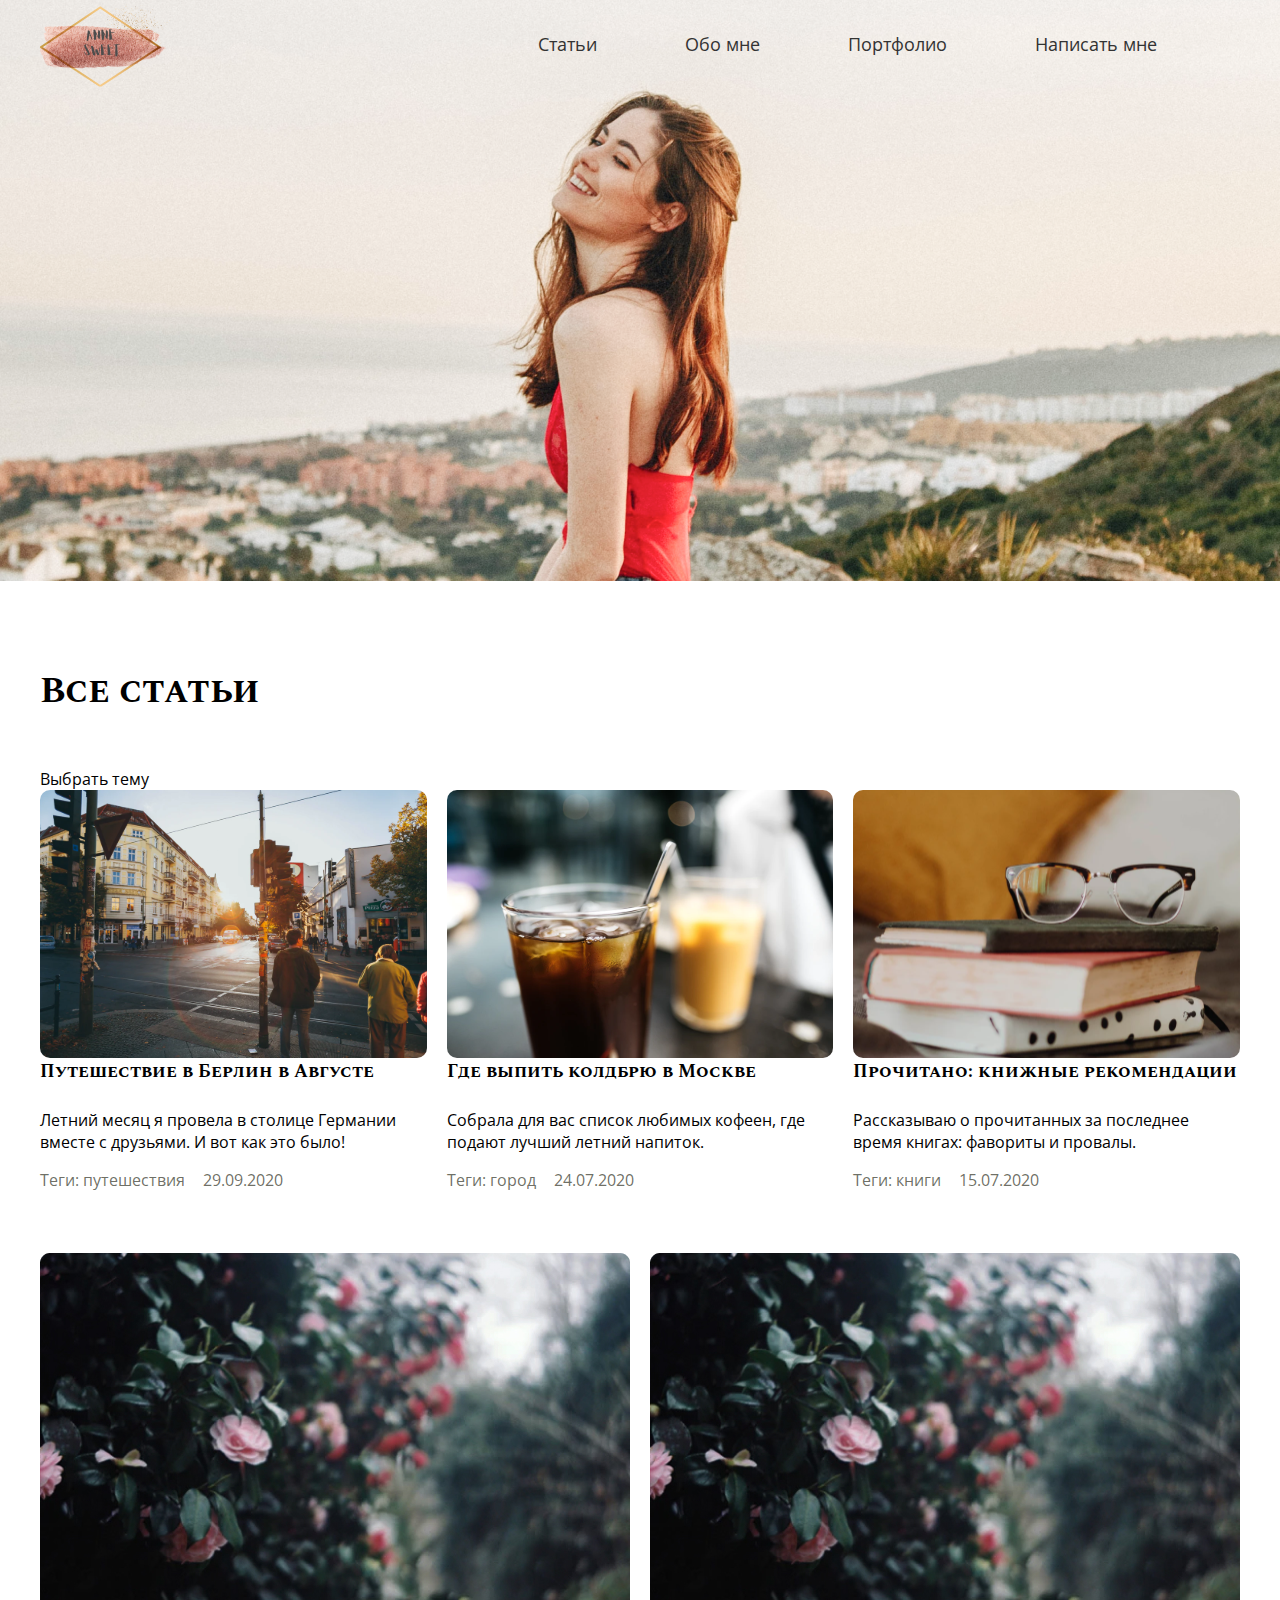
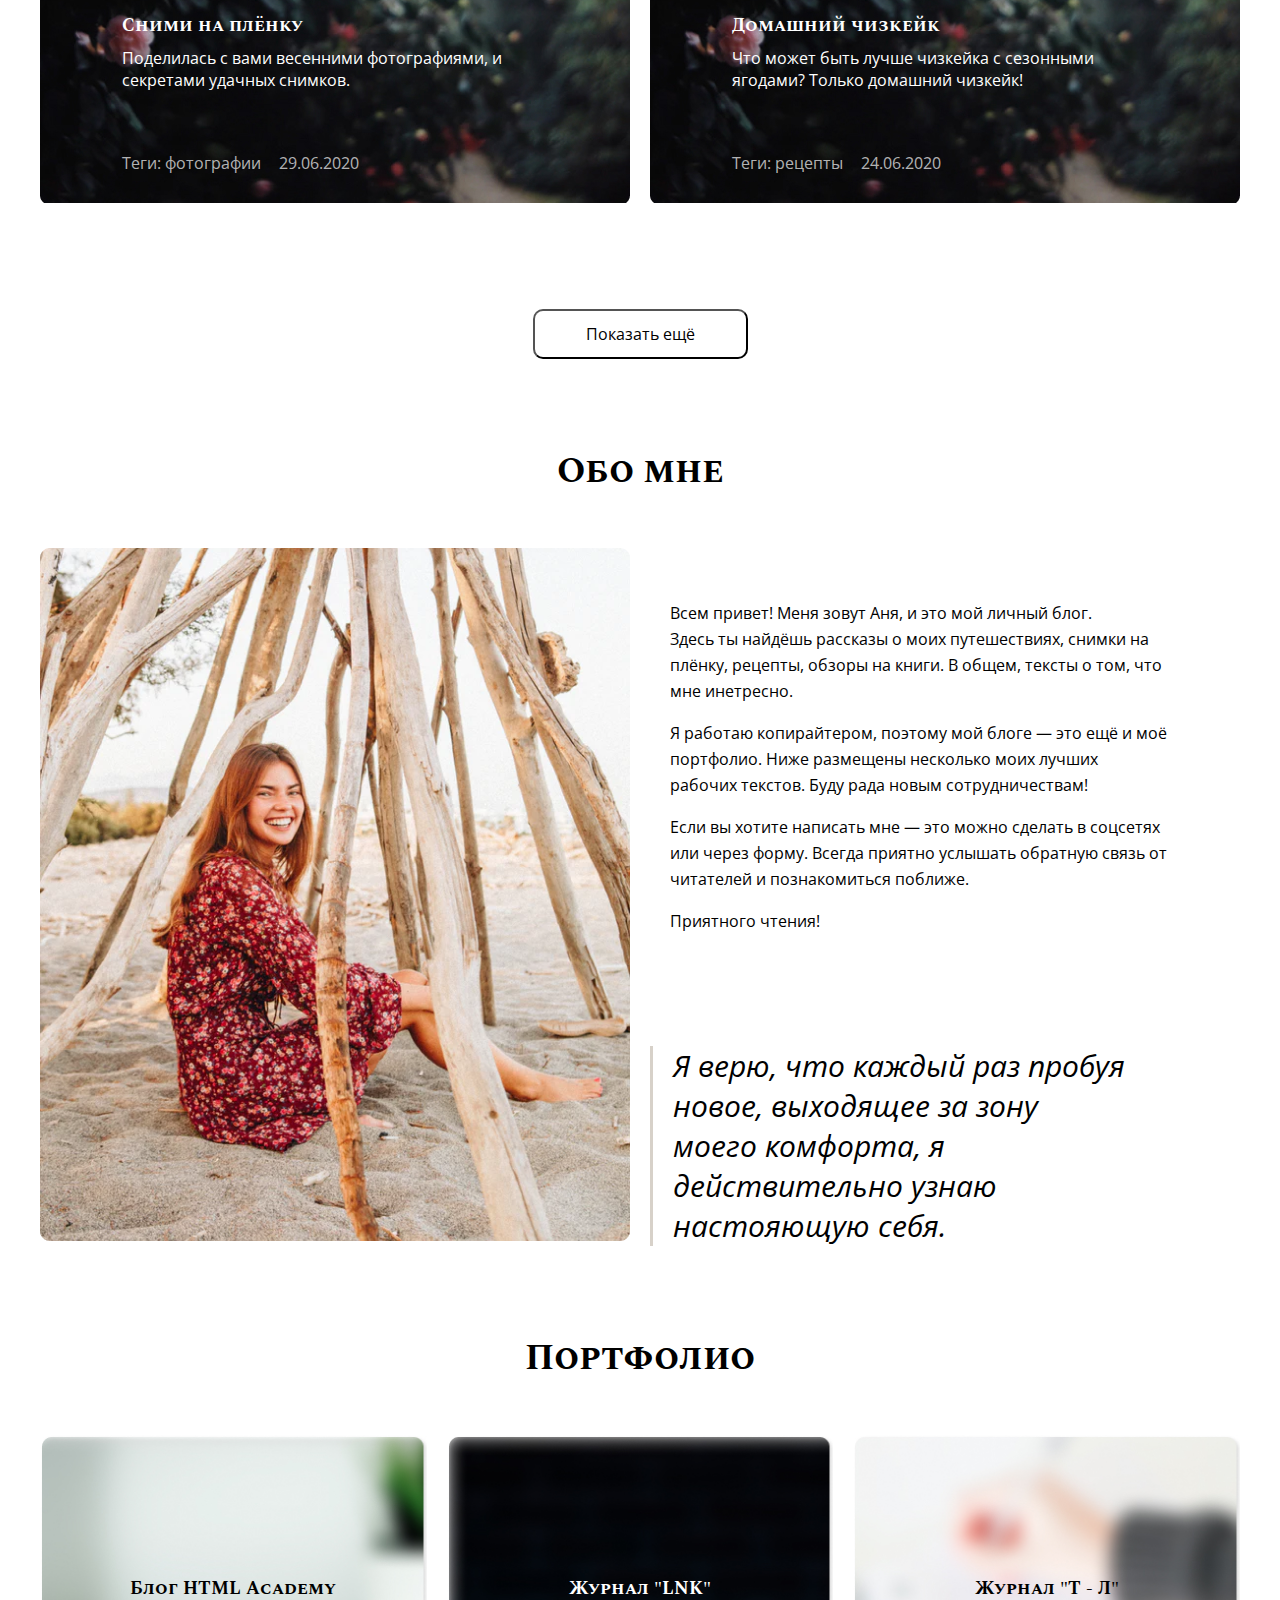
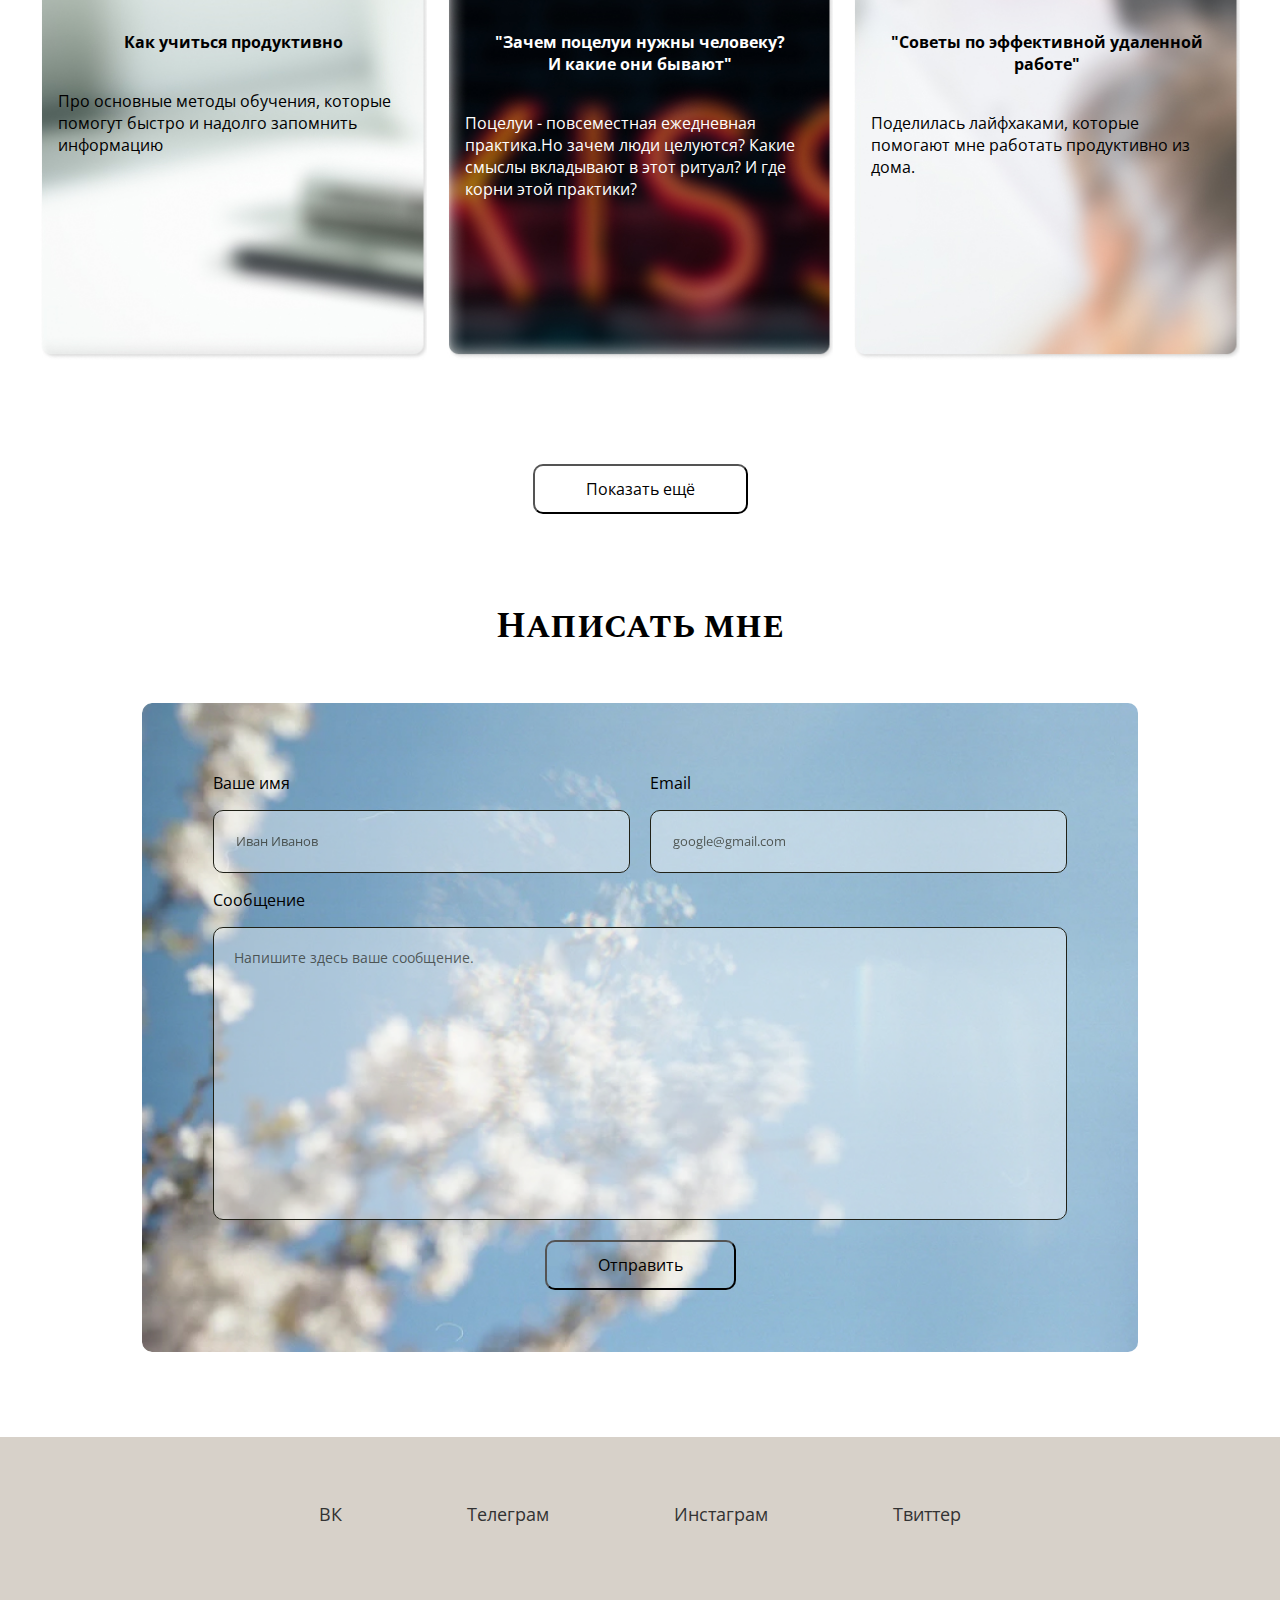
<file: index.html>
<!DOCTYPE html>
<html lang="ru">
  <head>
    <meta charset="UTF-8" />
    <meta name="viewport" content="width=device-width, initial-scale=1.0" />
    <link
      href="https://fonts.googleapis.com/css2?family=Open+Sans:ital@0;1&family=Spectral+SC:wght@700&display=swap"
      rel="stylesheet"
    />
    <link rel="stylesheet" href="style.css" />

    <title>Личный блог</title>

  </head>

  <body>
    <header class="mainpage-header">
      <div class="container">
        <h1 class="visually-hidden">
          Личный блог Анны: портфолио копирайтера плюс статьи обо всём, что мне
          интерено!
        </h1>
        <nav>
          <div class="logo">
            <img
              src="source/logo.png"
              alt="Логотип сайта-портфолио копирайтера Анны"
              width="130"
            />
          </div>
          <div class="navigation">
            <ul>
              <li class="list-item one"><a href="#all-articles">Статьи</a></li>
              <li class="list-item two"><a href="#about-me">Обо мне</a></li>
              <li class="list-item three"><a href="#portfolio">Портфолио</a></li>
              <li class="list-item four"><a href="#contact-me">Написать мне</a></li>
              <hr />
            </ul>
          </div>
        </nav>
      </div>
    </header>

    <section class="all-articles" id="all-articles">
      <div class="container">
        <h2>Все статьи</h2>
        <div>Выбрать тему</div>
        <div class="articles">
          <article class="article blog-shadow">
            <img src="source/article-1.svg" alt="Фото перекрёстка в Берлине" />
            <h3>Путешествие в Берлин в Августе</h3>
            <p>
              Летний месяц я провела в столице Германии вместе с друзьями. И вот
              как это было!
            </p>
            <div class="system-info">
              <div class="tags">Теги: путешествия</div>
              <time datetime="2020-09-29T00:00:00">29.09.2020</time>
            </div>
          </article>
          <article class="article blog-shadow">
            <img
              src="source/article-2.svg"
              alt="Фото холодного кофе со льдом"
            />
            <h3>Где выпить колдбрю в Москве</h3>
            <p>
              Собрала для вас список любимых кофеен, где подают лучший летний
              напиток.
            </p>
            <div class="system-info">
              <div class="tags">Теги: город</div>
              <time datetime="2020-07-24T00:00:00">24.07.2020</time>
            </div>
          </article>
          <article class="article blog-shadow">
            <img
              src="source/article-3.svg"
              alt="Фото стопки книг с очками на них"
            />
            <h3>Прочитано: книжные рекомендации</h3>
            <p>
              Рассказываю о прочитанных за последнее время книгах: фавориты и
              провалы.
            </p>
            <div class="system-info">
              <div class="tags">Теги: книги</div>
              <time datetime="2020-07-15T00:00:00">15.07.2020</time>
            </div>
          </article>
          <article class="article big-article big-article-1 blog-shadow">
            <h3>Сними на плёнку</h3>
            <p>
              Поделилась с вами весенними фотографиями, и секретами удачных
              снимков.
            </p>
            <div class="system-info">
              <div class="tags"><p>Теги: фотографии</p></div>
              <time datetime="2020-06-29T00:00:00"><p>29.06.2020</p></time>
            </div>
          </article>
          <article class="article big-article big-article-2 blog-shadow">
            <h3>Домашний чизкейк</h3>
            <p>
              Что может быть лучше чизкейка с сезонными ягодами? Только домашний
              чизкейк!
            </p>
            <div class="system-info">
              <div class="tags"><p>Теги: рецепты</p></div>
              <time datetime="2020-06-24T00:00:00"><p>24.06.2020</p></time>
            </div>
          </article>
        </div>
        <button class="button button-center">Показать ещё</button>
      </div>
    </section>

    <section class="about-me" id="about-me">
      <div class="container">
        <h2 class="subheading center">Обо мне</h2>
        <div class="myself-content">
          <div class="myself-photo blog-shadow">
            <img src="source/about-me.png" alt="Фото Анны-копирайтера" />
          </div>
          <div class="myself-description">
            <div>
              <p>
                Всем привет! Меня зовут Аня, и это мой личный блог. <br />Здесь
                ты найдёшь рассказы о моих путешествиях, снимки на плёнку,
                рецепты, обзоры на книги. В общем, тексты о том, что мне
                инетресно.
              </p>

              <p>
                Я работаю копирайтером, поэтому мой блоге — это ещё и моё
                портфолио. Ниже размещены несколько моих лучших рабочих текстов.
                Буду рада новым сотрудничествам!
              </p>
              <p>
                Если вы хотите написать мне — это можно сделать в соцсетях или
                через форму. Всегда приятно услышать обратную связь от читателей
                и познакомиться поближе.
              </p>

              <p>Приятного чтения!</p>
            </div>
            <blockquote>
              Я верю, что каждый раз пробуя новое, выходящее за зону моего
              комфорта, я действительно узнаю настояющую себя.
            </blockquote>
          </div>
        </div>
      </div>
    </section>

    <section class="portfolio" id="portfolio">
      <div class="container">
        <h2 class="subheading center">Портфолио</h2>
        <div class="articles portfolio-articles">
          <article class="blog-shadow">
            <h3>Блог HTML Academy</h3>
            <h4>Как учиться продуктивно</h4>
            <p>
              Про основные методы обучения, которые помогут быстро и надолго
              запомнить информацию
            </p>
          </article>
          <article class="blog-shadow">
            <h3>Журнал "LNK"</h3>
            <h4>
              "Зачем поцелуи нужны человеку?<br />
              И какие они бывают"
            </h4>
            <p>
              Поцелуи - повсеместная ежедневная практика.Но зачем люди целуются?
              Какие смыслы вкладывают в этот ритуал? И где корни этой практики?
            </p>
          </article>
          <article class="blog-shadow">
            <h3>Журнал "Т - Л"</h3>
            <h4>"Советы по эффективной удаленной работе"</h4>
            <p>
              Поделилась лайфхаками, которые помогают мне работать продуктивно
              из дома.
            </p>
          </article>
        </div>
        <button class="button button-center">Показать ещё</button>
      </div>
    </section>

    <section class="contact-me center" id="contact-me">
      <div class="container">
        <h2>Написать мне</h2>
        <form class="contact-me-form">
          <div class="contact-me-inputs">
            <div>
              <label for="name"><p>Ваше имя</p></label>
              <input
                type="text"
                id="name"
                name="name"
                placeholder="Иван Иванов"
                required
              />
            </div>
            <div>
              <label for="email"><p>Email</p></label>
              <input
                type="email"
                id="email"
                name="email"
                placeholder="google@gmail.com"
                required
              />
            </div>
            <div>
              <label for="message"><p>Сообщение</p></label>
              <div id='message' class="fake-textarea" contenteditable>Напишите здесь ваше сообщение.</div>
             <div class="form-button">
            <button class="button">Отправить</button>
            <div>
            </div>

          </div>

        </form>
      </div>
    </section>

    <footer class="page-footer">
      <div class="container">
      <div class="contacts">
        <span><a href="#">ВК</a></span>
        <span><a href="#">Телеграм</a></span>
        <span><a href="#">Инстаграм</a></span>
        <span><a href="#">Твиттер</a></span>
      </div>
      </div>
    </footer>
    <button onclick="topFunction()" id="myBtn" title="Go to top">Наверх</button>
    <a href="#contact-me" id="myBtn2" title="Contact me">Написать мне</button>
        <script>

let mybutton = document.getElementById("myBtn");
let mybutton2 = document.getElementById("myBtn2");
let contactMeForm = document.querySelector(".contact-me-form");
let fakeTextarea = document.querySelector(".fake-textarea");
fakeTextarea.addEventListener('dblclick', () => {
fakeTextarea.innerText = '';
});
contactMeForm.addEventListener('submit', (e) => validMessage(e) );


console.log(fakeTextarea);

window.onscroll = function() {scrollFunction()};

function scrollFunction() {
  if ((document.body.scrollTop > 20 || document.documentElement.scrollTop > 20) && (window.innerWidth > 900)) {
    mybutton.style.display = "block";
    mybutton2.style.display = "block";
  } else {
    mybutton.style.display = "none";
    mybutton2.style.display = "none";
  }
}


function topFunction() {
  document.body.scrollTop = 0; // For Safari
  document.documentElement.scrollTop = 0; // For Chrome, Firefox, IE and Opera
}

function validMessage(e) {
  e.preventDefault();
if (fakeTextarea.innerText.length < 10) {
return alert('Должно быть как минимум 10 символов в сообщении, у Вас ' + fakeTextarea.innerText.length + ' символов');
}
if (fakeTextarea.innerText.length > 200) {
return alert('Максимальное кол-во символов в сообщении: 200, у Вас ' + fakeTextarea.innerText.length + ' символов');
}
return e.target.submit();

}
    </script>
  </body>
</html>
</file>
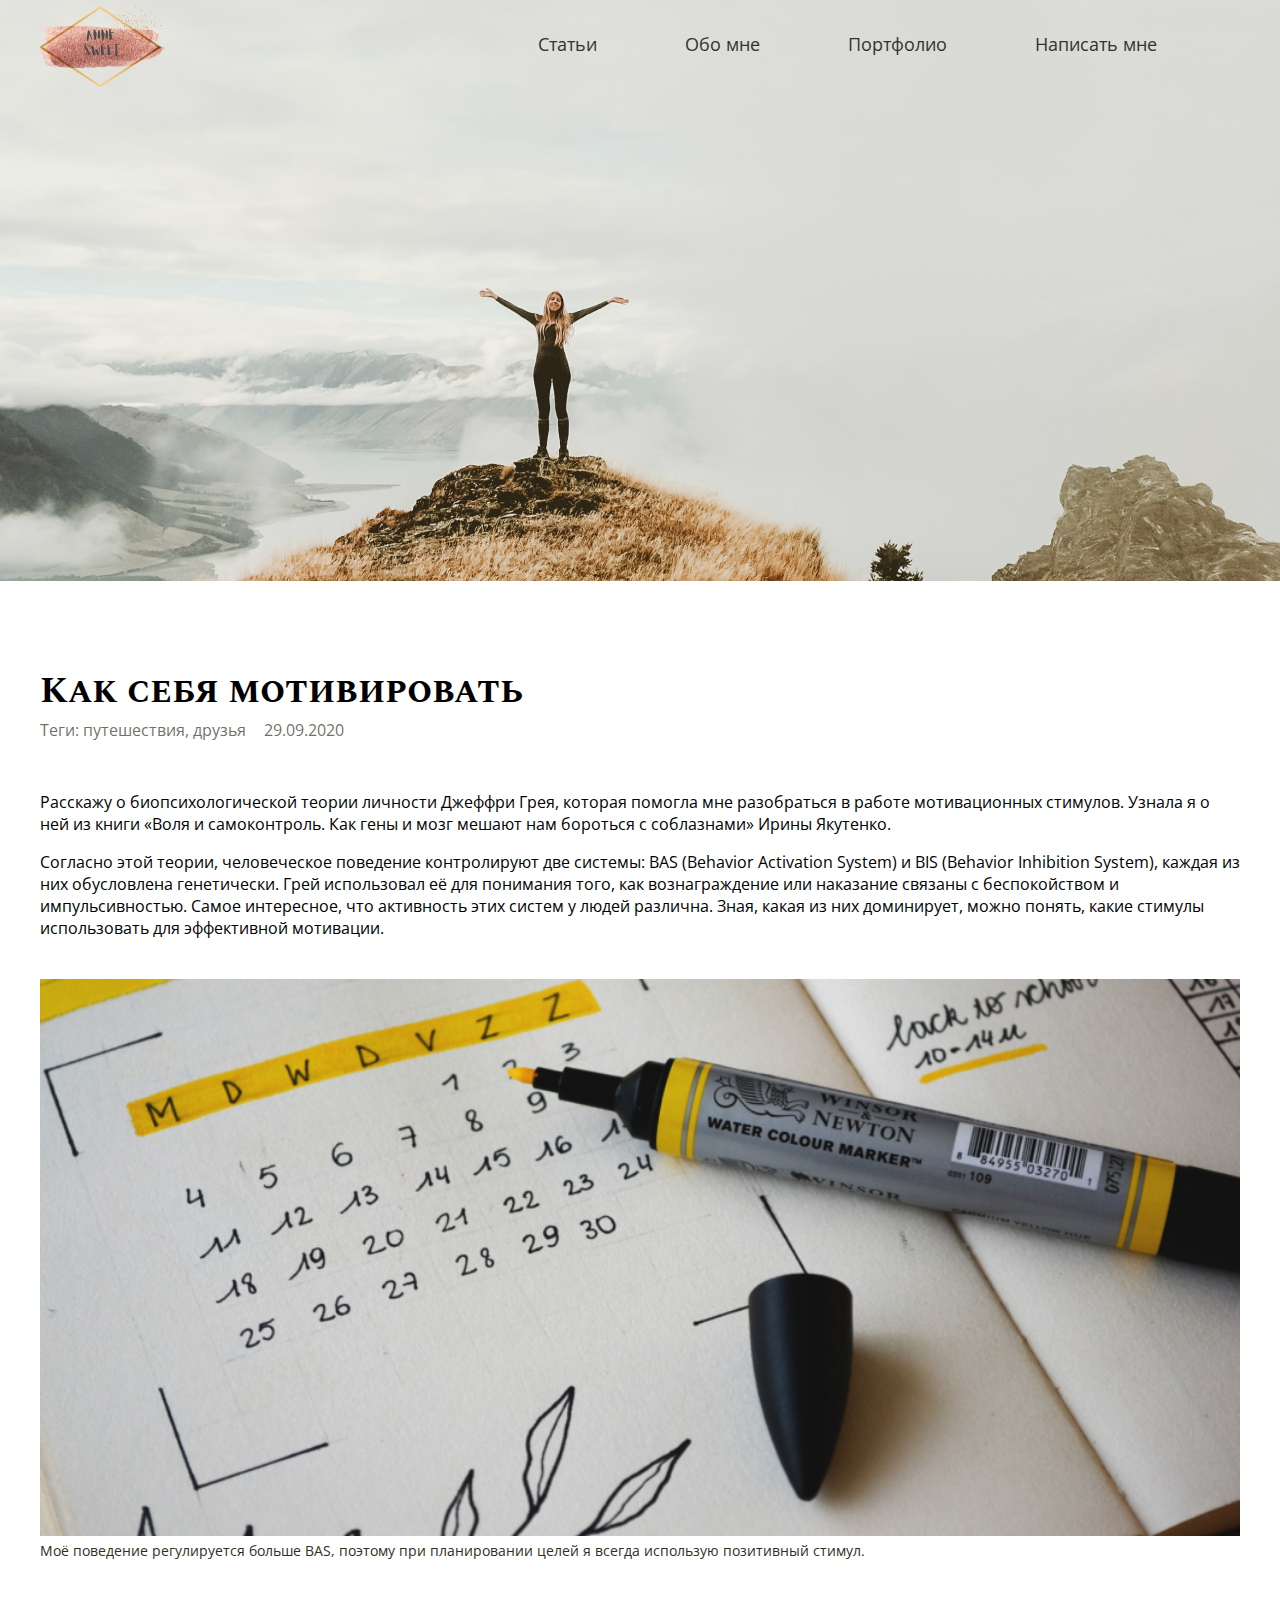
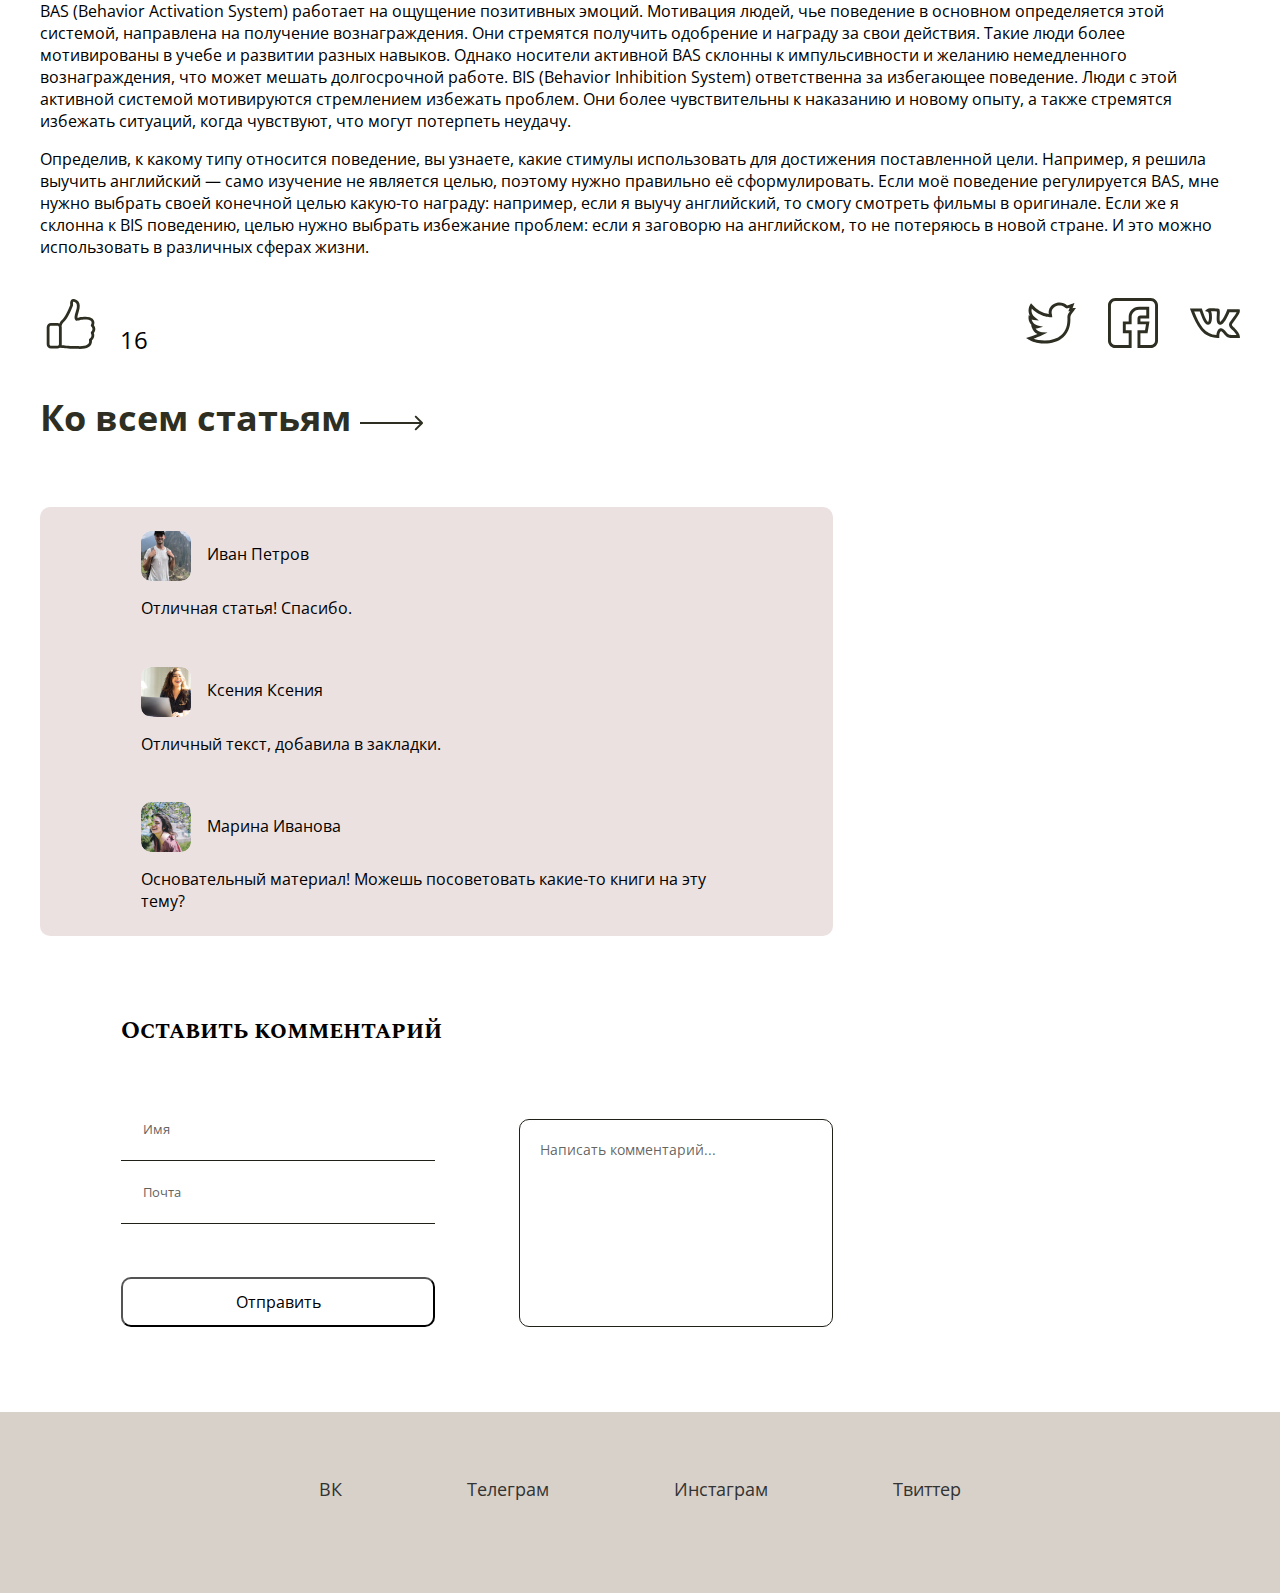
<file: article.html>
<!DOCTYPE html>
<html lang="en">
  <head>
    <meta charset="UTF-8" />
    <meta name="viewport" content="width=device-width, initial-scale=1.0" />
    <link
      href="https://fonts.googleapis.com/css2?family=Open+Sans:ital@0;1&family=Spectral+SC:wght@700&display=swap"
      rel="stylesheet"
    />
    <link rel="stylesheet" href="style.css" />
    <title>Как себя мотивировать</title>
  </head>
  <body>
    <header class="article1page-header">
      <div class="container">
        <nav>
          <div class="logo">
            <img
              src="source/logo.png"
              alt="Логотип сайта-портфолио копирайтера Анны"
              width="130"
            />
          </div>
          <div class="navigation">
            <ul>
              <li class="list-item one"><a href="#all-articles">Статьи</a></li>
              <li class="list-item two"><a href="#about-me">Обо мне</a></li>
              <li class="list-item three">
                <a href="#portfolio">Портфолио</a>
              </li>
              <li class="list-item four">
                <a href="#contact-me">Написать мне</a>
              </li>
              <hr />
            </ul>
          </div>
        </nav>
      </div>
    </header>
    <article class="page-article">
      <div class="container">
        <h1>Как себя мотивировать</h1>
        <div>
          <div class="system-info article-header-margin">
            <div class="tags">Теги: путешествия, друзья</div>
            <time datetime="2020-09-29T00:00:00">29.09.2020</time>
          </div>
          <p>
            Расскажу о биопсихологической теории личности Джеффри Грея, которая
            помогла мне разобраться в работе мотивационных стимулов. Узнала я о
            ней из книги «Воля и самоконтроль. Как гены и мозг мешают нам
            бороться с соблазнами» Ирины Якутенко.
          </p>
          <p>
            Согласно этой теории, человеческое поведение контролируют две
            системы: BAS (Behavior Activation System) и BIS (Behavior Inhibition
            System), каждая из них обусловлена генетически. Грей использовал её
            для понимания того, как вознаграждение или наказание связаны с
            беспокойством и импульсивностью. Самое интересное, что активность
            этих систем у людей различна. Зная, какая из них доминирует, можно
            понять, какие стимулы использовать для эффективной мотивации.
          </p>
          <figure>
            <img src="source/article1-img.jpg" alt="" />
            <figcaption>
              Моё поведение регулируется больше BAS, поэтому при планировании
              целей я всегда использую позитивный стимул.
            </figcaption>
          </figure>
          <p>
            BAS (Behavior Activation System) работает на ощущение позитивных
            эмоций. Мотивация людей, чье поведение в основном определяется этой
            системой, направлена на получение вознаграждения. Они стремятся
            получить одобрение и награду за свои действия. Такие люди более
            мотивированы в учебе и развитии разных навыков. Однако носители
            активной BAS склонны к импульсивности и желанию немедленного
            вознаграждения, что может мешать долгосрочной работе. BIS (Behavior
            Inhibition System) ответственна за избегающее поведение. Люди с этой
            активной системой мотивируются стремлением избежать проблем. Они
            более чувствительны к наказанию и новому опыту, а также стремятся
            избежать ситуаций, когда чувствуют, что могут потерпеть неудачу.
          </p>
          <p>
            Определив, к какому типу относится поведение, вы узнаете, какие
            стимулы использовать для достижения поставленной цели. Например, я
            решила выучить английский — само изучение не является целью, поэтому
            нужно правильно её сформулировать. Если моё поведение регулируется
            BAS, мне нужно выбрать своей конечной целью какую-то награду:
            например, если я выучу английский, то смогу смотреть фильмы в
            оригинале. Если же я склонна к BIS поведению, целью нужно выбрать
            избежание проблем: если я заговорю на английском, то не потеряюсь в
            новой стране. И это можно использовать в различных сферах жизни.
          </p>
          <div class="article-buttons">
            <div class="like">
              <button>
                <img src="img/like-btn.svg" alt="Понравилось, лайк" />
              </button>
              <span>16</span>
            </div>
            <div class="social-buttons">
              <div class="twitter">
                <a href="http://twitter.com"
                  ><img src="img/twitter-link.svg" alt="Твиттер"
                /></a>
              </div>
              <div class="facebook">
                <a href="http://facebook.com"
                  ><img src="img/facebook-link.svg" alt="Фейсбук"
                /></a>
              </div>
              <div class="vk">
                <a href="http://vk.com"
                  ><img src="img/vk-link.svg" alt="Вконтакте"
                /></a>
              </div>
            </div>
          </div>
          <p class="to-all-articles">
            <a href="index.html#all-articles"
              >Ко всем статьям
              <span>
                <img
                  src="img/arrow-right.svg"
                  alt="Перейти ко всем статьям"
                /> </span
            ></a>
          </p>
        </div>
      </div>
    </article>
    <section class="comments">
      <div class="container">
        <div class="container-comments">
          <div class="all-comments">
            <div class="comment">
              <p>
                <span class="user">
                  <img src="source/avatar-1.jpg" alt="Иван Петров" />
                  Иван Петров
                </span>
              </p>
              <p>Отличная статья! Спасибо.</p>
            </div>
            <div class="comment">
              <p>
                <span class="user">
                  <img src="source/avatar-2.jpg" alt="Ксения Ксения" />
                  Ксения Ксения</span
                >
              </p>
              <p>Отличный текст, добавила в закладки.</p>
              <p></p>
            </div>

            <div class="comment">
              <p>
                <span class="user">
                  <img src="source/avatar-3.jpg" alt="Марина Иванова" />
                  Марина Иванова</span
                >
              </p>
              <p>
                Основательный материал! Можешь посоветовать какие-то книги на
                эту тему?
              </p>
            </div>
          </div>
          <div class="add-comment">
            <h2>Оставить комментарий</h2>
            <form class="send-new-comment">
              <div class="form-column">
                <input
                  type="text"
                  id="name"
                  name="name"
                  placeholder="Имя"
                  required
                />
                <input
                  type="email"
                  id="email"
                  name="email"
                  placeholder="Почта"
                  required
                />
                <button class="button">Отправить</button>
              </div>
              <div class="form-column">
                <div id="message" class="fake-textarea" contenteditable>
                  Написать комментарий...
                </div>
              </div>
            </form>
          </div>
        </div>
      </div>
    </section>
    <footer class="page-footer">
      <div class="container">
        <div class="contacts">
          <span><a href="#">ВК</a></span>
          <span><a href="#">Телеграм</a></span>
          <span><a href="#">Инстаграм</a></span>
          <span><a href="#">Твиттер</a></span>
        </div>
      </div>
    </footer>
  </body>
</html>
</file>
<file: style.css>
/* Font families */
/*font-family: 'Open Sans', sans-serif;
font-family: 'Spectral SC', serif;*/

/*Global styles ~*~*~*~*~*~*~*~*~*~*~*~*~*~*~*~*~*~*~*~*~*~*~*~*~*~*~*~**/

* {
  -webkit-box-sizing: border-box;
  -moz-box-sizing: border-box;
  box-sizing: border-box;
  scroll-behavior: smooth;
}

body {
  font-family: 'Open Sans', sans-serif;
  font-size: 16px;
  padding: 0;
  margin: 0;
}

.visually-hidden {
  position: absolute;
  clip: rect(0 0 0 0);
  width: 1px;
  height: 1px;
  margin: -1px;
}

.blog-shadow:hover {
  filter: drop-shadow(0 2.8px 2.2px rgba(0, 0, 0, 0.034));
  filter: drop-shadow(0 6.7px 5.3px rgba(0, 0, 0, 0.048));
  filter: drop-shadow(0 12.5px 10px rgba(0, 0, 0, 0.06));
  filter: drop-shadow(0 22.3px 17.9px rgba(0, 0, 0, 0.072));
  filter: drop-shadow(0 41.8px 33.4px rgba(0, 0, 0, 0.086));
  filter: drop-shadow(0 100px 80px rgba(0, 0, 0, 0.12));
  /* box-shadow: 0 2.8px 2.2px rgba(0, 0, 0, 0.034),
    0 6.7px 5.3px rgba(0, 0, 0, 0.048), 0 12.5px 10px rgba(0, 0, 0, 0.06),
    0 22.3px 17.9px rgba(0, 0, 0, 0.072), 0 41.8px 33.4px rgba(0, 0, 0, 0.086),
    0 100px 80px rgba(0, 0, 0, 0.12); */
}

#myBtn {
  display: none; /* Hidden by default */
  position: fixed; /* Fixed/sticky position */
  bottom: 20px; /* Place the button at the bottom of the page */
  right: 30px; /* Place the button 30px from the right */
  z-index: 99; /* Make sure it does not overlap */
  border: none; /* Remove borders */
  outline: none; /* Remove outline */
  background-color: #d9a96d; /* Set a background color */
  color: white; /* Text color */
  cursor: pointer; /* Add a mouse pointer on hover */
  padding: 15px; /* Some padding */
  border-radius: 10px; /* Rounded corners */
  font-size: 18px; /* Increase font size */
}

#myBtn:hover {
  background-color: #555; /* Add a dark-grey background on hover */
}

#myBtn2 {
  display: none; /* Hidden by default */
  position: fixed; /* Fixed/sticky position */
  bottom: 70px; /* Place the button at the bottom of the page */
  left: -30px; /* Place the button 30px from the right */
  z-index: 99; /* Make sure it does not overlap */
  border: none; /* Remove borders */
  outline: none; /* Remove outline */
  background-color: #d9a96d; /* Set a background color */
  opacity: 0.7;
  color: white; /* Text color */
  cursor: pointer; /* Add a mouse pointer on hover */
  padding: 15px; /* Some padding */
  border-radius: 10px; /* Rounded corners */
  font-size: 18px; /* Increase font size */
  transform: rotate(-90deg);
}

#myBtn2:hover {
  background-color: #555; /* Add a dark-grey background on hover */
  opacity: 1;
}

input,
.fake-textarea {
  width: 100%;
  background: rgba(255, 255, 255, 0.4);
  border-radius: 10px;
  border: 1px solid #202117;
  height: 63px;
}

::placeholder {
  opacity: 0.7;
  color: #202117;
}

::placeholder,
.fake-textarea {
  padding-left: 20px;
  line-height: normal;
  font-family: 'Open Sans', sans-serif;
}

.fake-textarea {
  padding-top: 20px;
  color: rgba(32, 33, 23, 0.7);
  font-size: 14px;
}

section {
  margin-bottom: 85px;
}

.container {
  max-width: 1200px;
  margin: 0 auto;
  /* outline: 1px solid black; */
}

header {
  max-width: 100%;
  height: 581px;
  background-repeat: no-repeat;
  background-position: right top;
  background-origin: border-box;
  background-size: cover;
  margin-bottom: 83px;
}

.mainpage-header {
  background-image: url('source/main-bg.png');
}

.article1page-header {
  background-image: url('source/article1-bg.png');
}

nav {
  display: flex;
  justify-content: space-between;
  align-items: center;
}

.logo {
  margin-top: 4px;
}

ul {
  font-size: 18px;
  padding: 0;
  margin: 0;
  list-style: none;
}

ul li {
  display: inline;
  text-align: center;
}

a {
  display: inline-block;
  margin: 0;
  text-decoration: none;
  color: #333;
}

li:not(:last-child) {
  margin-right: 83px;
}

li:hover ~ hr {
  visibility: visible;
}

.two:hover ~ hr {
  margin-left: 21%;
}

.three:hover ~ hr {
  margin-left: 44%;
}

.four:hover ~ hr {
  margin-left: 70%;
}

hr {
  height: 0.25rem;
  visibility: hidden;
  width: 20%;
  margin: 0;
  background: #d9a96d;
  border: none;
  transition: 0.3s ease-in-out;
}

h1,
h2 {
  font-size: 36px;
  font-family: 'Spectral SC', serif;
}

h1 {
  margin-bottom: 0;
}

h2 {
  margin-bottom: 49px;
  margin-top: 0;
  /* outline: 1px solid black; */
}

h2:hover {
  animation: 0.8s linear 0s 1 running move_h2;
}

@keyframes move_h2 {
  0% {
    letter-spacing: normal;
  }
  50% {
    letter-spacing: 20px;
  }
  100% {
    letter-spacing: normal;
  }
}

h3 {
  font-size: 18px;
  font-family: 'Spectral SC', serif;
  margin-bottom: 8px;
  margin-top: 0;
}

h4 {
  text-align: center;
}

p {
  font-size: 16px;
}

/*Pages styles ~*~*~*~*~*~*~*~*~*~*~*~*~*~*~*~*~*~*~*~*~*~*~*~*~*~*~*~**/

.articles {
  display: flex;
  flex-wrap: wrap;
  justify-content: space-between;
}

.articles article {
  width: 26.88%;
  flex-grow: 1;
  /* outline: 1px solid #000000; */
  display: flex;
  flex-direction: column;
  justify-content: space-between;
}

.big-article {
  display: block;
  background-size: cover;
  height: 552px;
  color: white;
  padding: 359px 82px 0;
  margin-top: 62px;
}

.big-article .tags,
.big-article time {
  color: rgba(255, 255, 255, 0.7);
}

.big-article p {
  margin: 0;
  padding: 0;
  padding-bottom: 61px;
}

.big-article-1 {
  background-image: url('source/article-4.jpg');
}

.big-article-2 {
  background-image: url('source/article-4.jpg');
}

.articles article:not(:nth-child(3n + 1)) {
  margin-left: 20px;
}

.articles article img {
  width: 100%;
}

.system-info {
  display: flex;
  justify-content: space-between;
  align-items: flex-end;
  color: rgba(46, 47, 34, 0.7);
}

article .system-info {
  justify-content: flex-start;
}

article .system-info > *:first-child {
  margin-right: 18px;
}

.button {
  background-color: transparent;
  font-family: 'Open Sans', sans-serif;
  font-size: 16px;
  padding: 12px 51px;
  border-radius: 10px;
  cursor: pointer;
  transition: color 0.5s linear;
  transition: background-color 0.5s linear;
}

.button:hover {
  color: white;
  background-color: black;
  border: 2px solid gray;
}

.button-center {
  display: block;
  margin: 0 auto;
  margin-top: 104px;
}

.center {
  text-align: center;
}

.myself-content {
  display: flex;
  justify-content: space-between;
}

.myself-photo {
  width: 50%;
}

.myself-photo img {
}

.myself-description {
  width: 50%;
  margin-right: 73px;
  line-height: 26px;
  margin-top: 36px;
  display: flex;
  flex-direction: column;
  justify-content: space-between;
}

.myself-description p {
  margin-left: 40px;
}

blockquote {
  font-size: 30px;
  font-style: italic;
  border-left: 3px solid #d7d1c9;
  padding-left: 20px;
  line-height: 40px;
  margin-left: 20px;
  margin-bottom: 0;
}

.tags,
time {
  color: rgba(46, 47, 34, 0.7);
}

.portfolio-articles {
  min-height: 525px;
}

.portfolio-articles article {
  padding-top: 140px;
  justify-content: flex-start;
  align-items: center;
  padding-left: 18px;
  padding-right: 18px;
  background-size: cover;
}

.portfolio-articles article:nth-child(1) {
  background-image: url('source/portfolio-1.jpg');
}

.portfolio-articles article:nth-child(2) {
  background-image: url('source/portfolio-2.jpg');
  color: white;
}

.portfolio-articles article:nth-child(3) {
  background-image: url('source/portfolio-3.jpg');
}

.contact-me-inputs {
  background: url('source/contact-me-form.jpg');
  background-size: cover;
  background-repeat: no-repeat;
  margin: 0 102px;
  display: flex;
  flex-wrap: wrap;
  justify-content: space-between;
  padding-left: 61px;
  padding-right: 61px;
  padding-top: 53px;
  padding-bottom: 62px;
  border-radius: 10px;
}

.contact-me-inputs > div {
  margin-left: 10px;
  margin-right: 10px;
  width: 47%;
  /* border: 1px solid green; */
  flex-grow: 1;
  display: flex;
  flex-direction: column;
  align-items: flex-start;
}

.contact-me-inputs input,
.contact-me-inputs .fake-textarea {
  width: 100%;
}

.contact-me-inputs .fake-textarea {
  height: 293px;
  text-align: left;
}

.form-button {
  margin-top: 20px;
  align-self: center;
}

.page-footer {
  background-color: #d7d1c9;
  height: 181px;
  border-top: 1px solid #d7d1c9;
  font-size: 18px;
}

.page-footer .contacts {
  margin-top: 64px;
  text-align: center;
}

.page-footer:hover {
  animation: 1s ease-in-out 0s 1 running contacts_hide;
  animation-fill-mode: forwards;
}

/* .contacts span {
  transition: color 0.2s ease-out;
} */

@keyframes contacts_hide {
  from {
    font-size: 18px;
  }
  to {
    font-size: 26px;
    display: relative;
    margin-top: -50px;
  }
}

.contacts a:hover {
  color: red;
  transform: rotate(-2deg) skew(-20deg);
}

/* .contacts a:hover + * {
  color: rgba(32, 33, 23, 0.8);
} */

.contacts span:not(:last-child) {
  margin-right: 120px;
}

/*Article page styles*/

figure {
  margin: 40px 0;
  padding: 0;
}

figcaption {
  color: #2e2f22;
  font-size: 14px;
}

figure img {
  width: 100%;
}

.article-buttons {
  display: flex;
  justify-content: space-between;
  margin-top: 40px;
  margin-bottom: 37px;
}

.article-buttons button {
  background: transparent;
  border: none;
}

.social-buttons {
  display: flex;
}

.article-buttons img {
  width: 50px;
  height: 50px;
}

.article-buttons span {
  font-size: 24px;
  margin: 14px;
}

.social-buttons > *:not(:last-child) {
  margin-right: 32px;
}

.article-header-margin {
  margin-bottom: 50px;
}

.page-article {
  margin-bottom: 65px;
}

.to-all-articles {
  font-size: 36px;
  font-weight: bold;
}

.to-all-articles a {
  color: #2e2f22;
}

.container-comments {
  max-width: 793px;
  /* outline: 1px solid red; */
}

.all-comments {
  background: #ece1e1;
  border-radius: 10px;
  display: flex;
  flex-direction: column;
  justify-content: space-around;
  min-height: 429px;
  padding-left: 101px;
  padding-right: 101px;
}

.user img {
  vertical-align: middle;
  margin-right: 12px;
  border-radius: 10px;
}

.add-comment {
  margin-left: 81px;
  margin-top: 77px;
}

.add-comment h2 {
  font-size: 24px;
  animation: none;
}

.send-new-comment {
  display: flex;
  align-items: flex-end;
}

.form-column:first-child {
  margin-right: 84px;
}

.send-new-comment input {
  border-radius: 0%;
  border-left: none;
  border-right: none;
  border-top: none;
}

.send-new-comment .fake-textarea {
  height: 208px;
}

.send-new-comment .button {
  margin-top: 53px;
  width: 100%;
}

.form-column {
  flex-basis: 50%;
  min-height: 100%;
}

/*Adaptive styles ~*~*~*~*~*~*~*~*~*~*~*~*~*~*~*~*~*~*~*~*~*~*~*~*~*~*~*~**/

@media screen and (max-width: 1150px) {
  header hr {
    display: none;
  }

  h2:hover {
    animation: none;
  }

  .article1page-header,
  .mainpage-header {
    background-position: center;
  }

  nav {
    display: block;
    padding: 15px;
  }

  header ul li {
    margin-right: 0;
    display: list-item;
    text-align: left;
    margin-top: 25px;
    margin-bottom: 25px;
  }

  header ul li a {
    color: white;
    background-color: gray;
    padding: 20px;
    border-radius: 10px;
  }

  header ul li a:hover {
    color: white;
    background-color: black;
  }

  .articles {
    flex-direction: column;
  }

  .articles .article {
    width: 100%;
  }

  .articles article:not(:nth-child(3n + 1)) {
    margin-left: 0;
  }

  .container {
    margin-left: 20px;
    margin-right: 20px;
  }

  .myself-content {
    flex-direction: column;
    justify-content: space-between;
    align-items: stretch;
  }

  .blog-shadow:hover {
    box-shadow: none;
  }

  .myself-photo {
    width: 100%;
  }

  .myself-photo img {
    width: 100%;
  }

  .myself-description {
    width: 100%;
    display: block;
  }

  .myself-description p {
    margin-left: 0;
  }

  .page-article {
    /* padding: 20px; */
  }

  .articles article {
    margin-top: 25px;
    margin-bottom: 25px;
    width: 100%;
  }

  .portfolio-articles article {
    padding-top: 25px;
    padding-bottom: 25px;
  }

  .button-center {
    margin-top: 0;
  }

  .contact-me-inputs {
    margin: 0;
  }

  .all-comments {
    display: block;
    padding-top: 1px;
    padding-bottom: 1px;
    padding-left: 0;
    padding-right: 0;
    /* margin: 20px; */
  }

  .comment {
    margin-top: 20px;
    margin-bottom: 20px;
  }

  .add-comment {
    margin: 0;
    /* padding: 20px; */
  }

  form.send-new-comment {
    flex-direction: column;
    align-items: stretch;
  }

  .form-column:first-child {
    margin: 0;
    order: 1;
  }

  footer {
    animation: none;
  }

  .page-footer {
    height: inherit;
    border-top: 0;
    padding-top: 40px;
    padding-bottom: 40px;
  }

  .page-footer:hover {
    animation: 0;
  }

  .page-footer .contacts {
    display: flex;
    flex-direction: column;
    margin-top: 0;
  }
  .contacts span {
    display: inline-block;
    margin-bottom: 10px;
  }

  .contacts span:not(:last-child) {
    margin-right: 0;
  }
}
</file>
